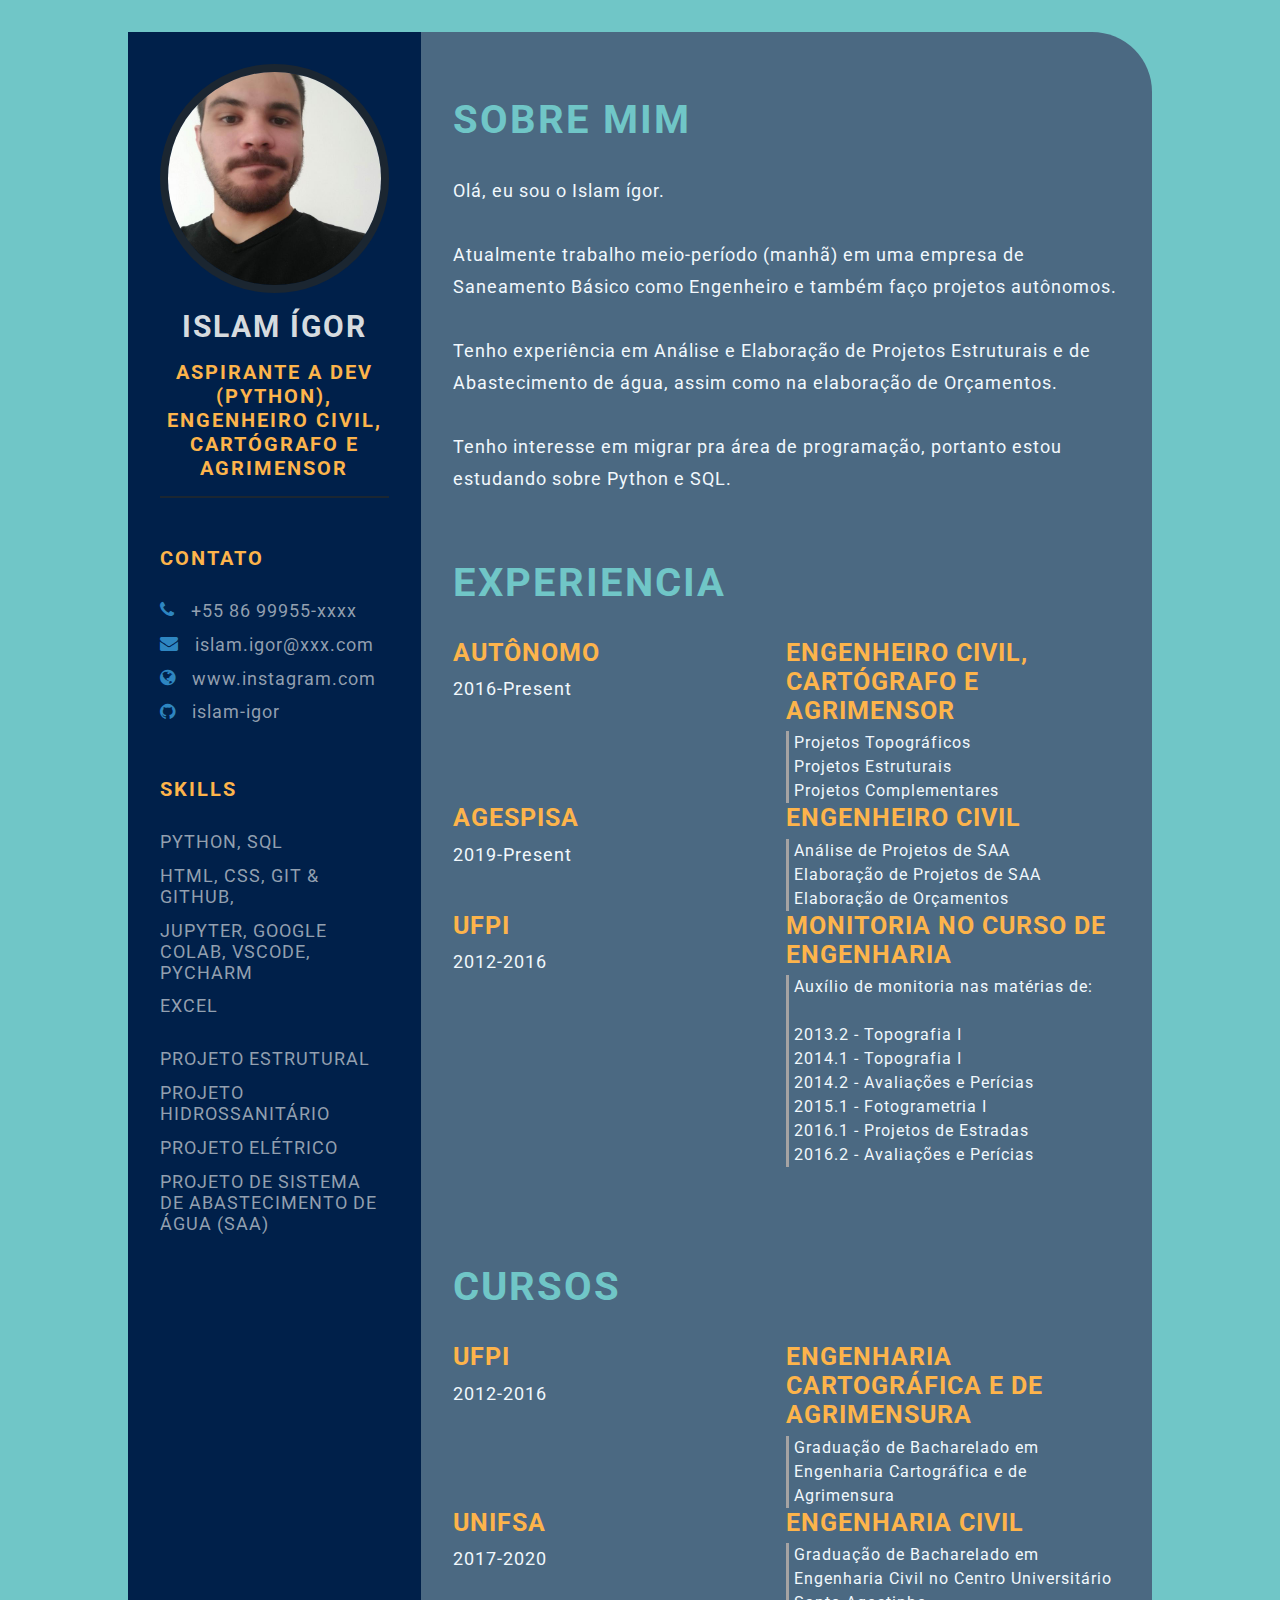
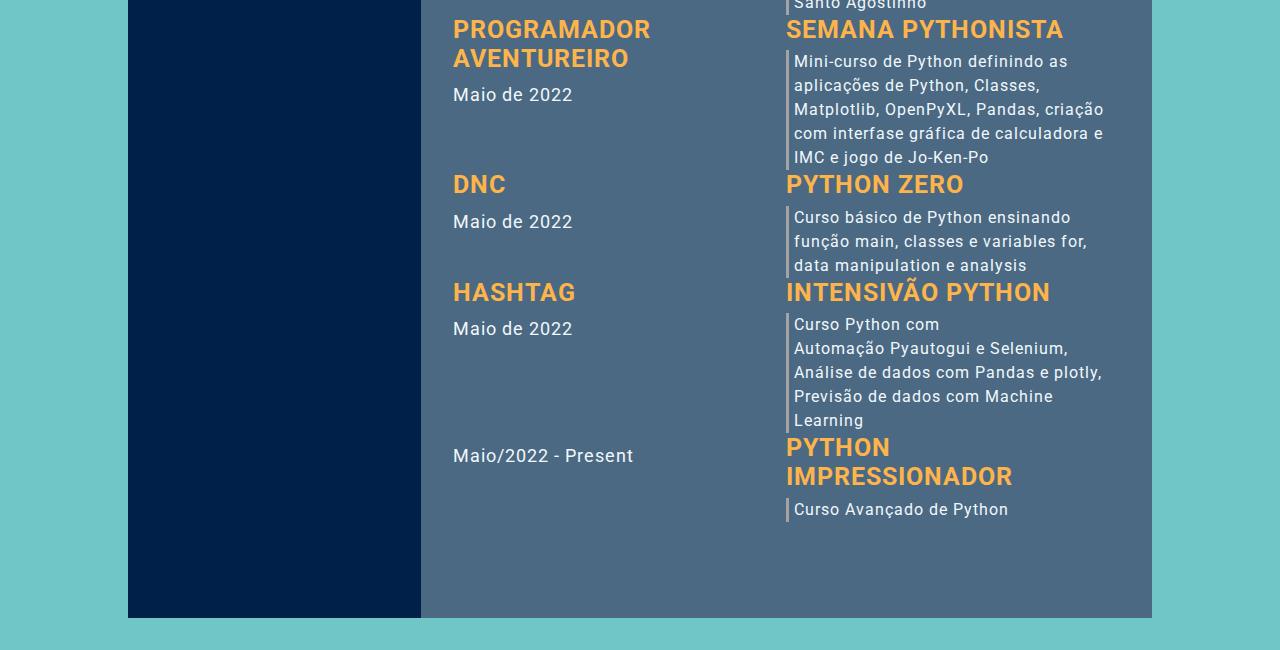
<file: index.html>
<html lang="en">
<head>
    <meta charset="UTF-8">
    <meta http-equiv="X-UA-Compatible" content="IE=edge">
    <meta name="viewport" content="width=device-width, initial-scale=1.0">
    <title>Islam Ígor CV</title>

    <!-- Google font  --> 
    <link rel="preconnect" href="https://fonts.googleapis.com"> 
    <link rel="preconnect" href="https://fonts.gstatic.com" crossorigin> 
    <link href="https://fonts.googleapis.com/css2?family=Roboto:ital,wght@0,100;0,300;0,400;0,700;1,100;1,300;1,400;1,700&display=swap" rel="stylesheet"> 
 
    <!-- font-awesome --> 
    <link rel="stylesheet" href="https://cdnjs.cloudflare.com/ajax/libs/font-awesome/4.7.0/css/font-awesome.min.css">

    <link rel="stylesheet" href="style.css">

</head>
<body>
    <main class="resume-contents">
        <section class="left-section">
            <section class="left-section-content">
                <div class="profile">
                    <img class="profile-image" src="img/profile-image.jpg" alt="Profile image">

                    <p class="name">Islam Ígor</p>
                    <p class="profession">Aspirante a dev (Python), Engenheiro Civil, Cartógrafo e Agrimensor</p>
                </div>
                <div class="contact-info">
                    <p class="left-title">Contato</p>
                    <ul>
                        <li><i class="fa fa-phone"></i>+55 86 99955-xxxx</li>
                        <li><i class="fa fa-envelope"></i>islam.igor@xxx.com</li>
                        <li><i class="fa fa-globe"></i>www.instagram.com</li>
                        <li><i class="fa fa-github"></i>islam-igor</li>
                    </ul>
                </div>
                <div class="skills">
                    <p class="left-title">Skills</p>
                    <ul>
                        <li><p>PYTHON, SQL</p></li>
                        <li><p>HTML, CSS, Git & GitHub, </p></li>
                        <li><p>Jupyter, Google Colab, VSCode, Pycharm</p></li>
                        <li><p>Excel</p></li>
                        <br>
                        <li><p> Projeto Estrutural </p></li>
                        <li><p> Projeto Hidrossanitário </p></li>
                        <li><p> Projeto Elétrico </p></li>
                        <li><p> Projeto de Sistema de Abastecimento de Água (SAA) </p></li>
                    </ul>
                </div>
            </section>
        </section>
            <section class="right-section">
                <div class="right-section-contents">
                    <section class="about gap">
                        <div class="right-title">Sobre Mim</div>
                        <p class="about-me-contents">
                            Olá, eu sou o Islam ígor.<br>
                            <br> Atualmente trabalho meio-período (manhã) em uma empresa de Saneamento Básico como Engenheiro e também faço projetos autônomos.
                            <br>
                            <br> Tenho experiência em Análise e Elaboração de Projetos Estruturais e de Abastecimento de água, assim como na elaboração de Orçamentos.
                            <br>
                            <br> Tenho interesse em migrar pra área de programação, portanto estou estudando sobre Python e SQL.

                        </p>
                    </section>

                <section class="experience gap">
                    <div class="right-title">Experiencia</div>
                    <div class="experience-contents">
                        <div class="exp-left">
                            <p class="exp-company-name">Autônomo</p>
                            <p class="exp-time-period">2016-Present</p>
                        </div>
                        <div class="exp-right">
                            <p class="exp-position">Engenheiro Civil, Cartógrafo e Agrimensor</p>
                            <p class="exp-desc">
                                Projetos Topográficos
                                <br> Projetos Estruturais
                                <br> Projetos Complementares
                                <br>
                            </p>
                        </div>
                        <div class="exp-left">
                            <p class="exp-company-name">AGESPISA</p>
                            <p class="exp-time-period">2019-Present</p>
                        </div>
                        <div class="exp-right">
                            <p class="exp-position">Engenheiro Civil</p>
                            <p class="exp-desc">
                                Análise de Projetos de SAA
                                <br> Elaboração de Projetos de SAA
                                <br> Elaboração de Orçamentos

                            </p>
                        </div>
                        <div class="exp-left">
                            <p class="exp-company-name">UFPI</p>
                            <p class="exp-time-period">2012-2016</p>
                        </div>
                        <div class="exp-right">
                            <p class="exp-position">Monitoria no curso de Engenharia</p>
                            <p class="exp-desc">
                                Auxílio de monitoria nas matérias de:<br>
                                <br> 2013.2 - Topografia I
                                <br> 2014.1 - Topografia I
                                <br> 2014.2 - Avaliações e Perícias
                                <br> 2015.1 - Fotogrametria I
                                <br> 2016.1 - Projetos de Estradas
                                <br> 2016.2 - Avaliações e Perícias
                            </p>
                        </div>
                    </div> 
                </section>
                <section class="awards gap">
                    <div class="right-title">Cursos</div>
                    <div class="awards-contents">
                        <div class="awards-left">
                            <p class="awards-company-name">UFPI</p>
                            <p class="awards-time-period">2012-2016</p>
                        </div>
                        <div class="awards-right">
                            <p class="awards-name">Engenharia Cartográfica e de Agrimensura</p>
                            <p class="awards-desc">
                                Graduação de Bacharelado em Engenharia Cartográfica e de Agrimensura
                            </p>
                        </div>
                        <div class="awards-left">
                            <p class="awards-company-name">UNIFSA</p>
                            <p class="awards-time-period">2017-2020</p>
                        </div>
                        <div class="awards-right">
                            <p class="awards-name">Engenharia Civil</p>
                            <p class="awards-desc">
                                Graduação de Bacharelado em Engenharia Civil no Centro Universitário
                                Santo Agostinho
                            </p>
                        </div>
                        <div class="awards-left">
                            <p class="awards-company-name">Programador Aventureiro</p>
                            <p class="awards-time-period">Maio de 2022</p>
                        </div>
                        <div class="awards-right">
                            <p class="awards-name">Semana Pythonista</p>
                            <p class="awards-desc">
                                Mini-curso de Python definindo as aplicações de Python, Classes, Matplotlib,
                                OpenPyXL, Pandas, criação com interfase gráfica de calculadora e IMC e jogo
                                de Jo-Ken-Po
                            </p>
                        </div>
                        <div class="awards-left">
                            <p class="awards-company-name">DNC</p>
                            <p class="awards-time-period">Maio de 2022</p>
                            </div>
                            <div class="awards-right">
                                <p class="awards-name">Python Zero</p>
                                <p class="awards-desc">
                                    Curso básico de Python ensinando função main, classes e variables for,
                                    data manipulation e analysis
                                </p>
                            </div>
                        <div class="awards-left">
                            <p class="awards-company-name">HASHTAG</p>
                            <p class="awards-time-period">Maio de 2022</p>
                            <br><br><br><br><br>
                            <p class="awards-time-period">Maio/2022 - Present</p>
                        </div>
                            <div class="awards-right">
                                <p class="awards-name">Intensivão Python</p>
                                <p class="awards-desc">
                                    Curso Python com<br>
                                    Automação Pyautogui e Selenium,
                                    <br>Análise de dados com Pandas e plotly,
                                    <br>Previsão de dados com Machine Learning
                                </p>
                            <div class="awards-right">
                                <p class="awards-name">Python Impressionador</p>
                                <p class="awards-desc">
                                    Curso Avançado de Python
                                </p>
                        </div>
                </section>
            </div>
        </section>
    </main>    
</body>
</html>
</file>
<file: style.css>
* {
    margin: 0;
    padding: 0;
    box-sizing: border-box;
    list-style: none;
    font-family: 'Roboto', sans-serif;
}

body {
    background-color: #70c6c7;
}

.resume-contents {
    min-height: 100vh;
    width: 80%;
    margin: 2rem auto;
    display: grid;
    grid-template-columns: repeat(7, 1fr);
}

.left-section {
    grid-column: span 2;
    height: 100%;
    background-color: #00204A;
}

.right-section {
    grid-column: span 5;
    height: 100%;
    background-color: #4B6982;
    border-radius: 0px 60px 0px 0px;
}

.left-section-content {
    padding: 2rem 2rem;
}

.profile {
    width: 100%;
    border-bottom: 2px solid #1B2631;
}

.profile .profile-image {
    width: 100%;
    border-radius: 50%;
    border: 8px solid #1B2631;
}

.name {
    color: #D6DBDF;
    font-size: 30px;
    letter-spacing: 2px;
    text-transform: uppercase;
    text-align: center;
    font-weight: bold;
    padding: 1rem 0;
}

.profession {
    color: #FDB44B;
    font-size: 20px;
    text-transform: uppercase;
    text-align: center;
    letter-spacing: 2px;
    font-weight: bold;
    padding-bottom: 1rem;
}


/* .contact-info { border-bottom: 2px solid #1B2631; } */

.left-title {
    color: #FDB44B;
    font-size: 20px;
    letter-spacing: 2px;
    text-transform: uppercase;
    font-weight: bold;
    display: flex;
    align-items: center;
    padding-top: 3rem;
}

.contact-info ul {
    padding-top: 1.5rem;
}

.contact-info ul li,
.references ul li {
    padding: .4rem 0;
    display: flex;
    align-items: center;
    color: #d6dbdfaf;
    letter-spacing: 1px;
    font-size: 18px;
}

.contact-info ul li i,
.references ul li i {
    padding-right: 1rem;
    font-size: 18px;
    color: #2E86C1;
}

.skills ul {
    padding-top: 1.5rem;
}

.skills ul li p {
    padding: .4rem 0;
    color: #d6dbdfaf;
    font-size: 18px;
    letter-spacing: 1px;
    display: flex;
    align-items: center;
    text-transform: uppercase;
}

.referance-name {
    padding-top: 1.5rem;
    padding-bottom: .4rem;
    font-size: 18px;
    color: #F9E79F;
    letter-spacing: 1px;
    text-transform: uppercase;
}

.referance-profession {
    font-size: 16px;
    color: #d6dbdfaf;
    letter-spacing: 1px;
    /* text-transform: uppercase; */
    padding-bottom: .4rem;
}

.right-section-contents {
    padding: 2rem 2rem;
}

.right-title {
    color: #70C6C7;
    font-size: 40px;
    letter-spacing: 2px;
    text-transform: uppercase;
    font-weight: bold;
    display: flex;
    align-items: center;
    padding: 2rem 0;
    position: relative;
}

.gap {
    padding-bottom: 2rem;
}

.about-me-contents {
    font-size: 18px;
    letter-spacing: 1px;
    line-height: 2rem;
    color: #F1F8FD;
}

.experience-contents,
.education-contents,
.awards-contents {
    display: grid;
    grid-template-columns: repeat(2, 1fr);
    padding-bottom: 2rem;
    color: #F1F8FD;
}

.exp-company-name,
.education-school-name,
.awards-company-name {
    font-size: 25px;
    font-weight: bold;
    text-transform: uppercase;
    letter-spacing: 1px;
    color: #FDB44B;
    padding-bottom: .4rem;
}

.exp-time-period,
.educationp-time-period,
.awards-time-period {
    font-size: 18px;
    letter-spacing: 1px;
    line-height: 2rem;
}

.exp-position,
.education-subject,
.awards-name {
    font-size: 25px;
    font-weight: bold;
    text-transform: uppercase;
    letter-spacing: 1px;
    color: #FDB44B;
    padding-bottom: .4rem;
}

.exp-desc,
.education-desc,
.awards-desc {
    font-size: 16px;
    letter-spacing: 1px;
    line-height: 1.5rem;
    border-left: 3px solid #a5a3a3;
    padding-left: 5px;
}


/* Media queries */

@media screen and (max-width:780px) {
    .experience-contents,
    .education-contents,
    .awards-contents {
        grid-template-columns: repeat(1, 1fr);
    }
}

@media screen and (max-width:780px) {
    .left-section {
        grid-column: span 3;
    }
    .right-section {
        grid-column: span 4;
    }
}

@media screen and (max-width:1200px) {
    .resume-contents {
        grid-template-columns: repeat(1, 1fr);
    }
}

@media screen and (max-width:390px) {
    .resume-contents {
        width: 100%;
        margin: 0 auto;
    }
    .name {
        font-size: 20px;
    }
    .profession {
        font-size: 18px;
    }
    .left-title {
        font-size: 18px;
    }
    .right-title {
        font-size: 18px;
    }
    .contact-info ul li,
    .references ul li {
        font-size: 12px;
    }
    .contact-info ul li i,
    .references ul li i {
        /* padding-right: 1rem; */
        font-size: 12px;
    }
    .skills ul li p {
        font-size: 12px;
    }
    .about-me-contents {
        font-size: 16px;
        line-height: 1.5rem;
    }
    .exp-company-name,
    .education-school-name,
    .awards-company-name {
        font-size: 18px;
    }
    .exp-time-period,
    .educationp-time-period,
    .awards-time-period {
        font-size: 16px;
    }
    .exp-position,
    .education-subject,
    .awards-name {
        font-size: 18px;
    }
}
</file>
